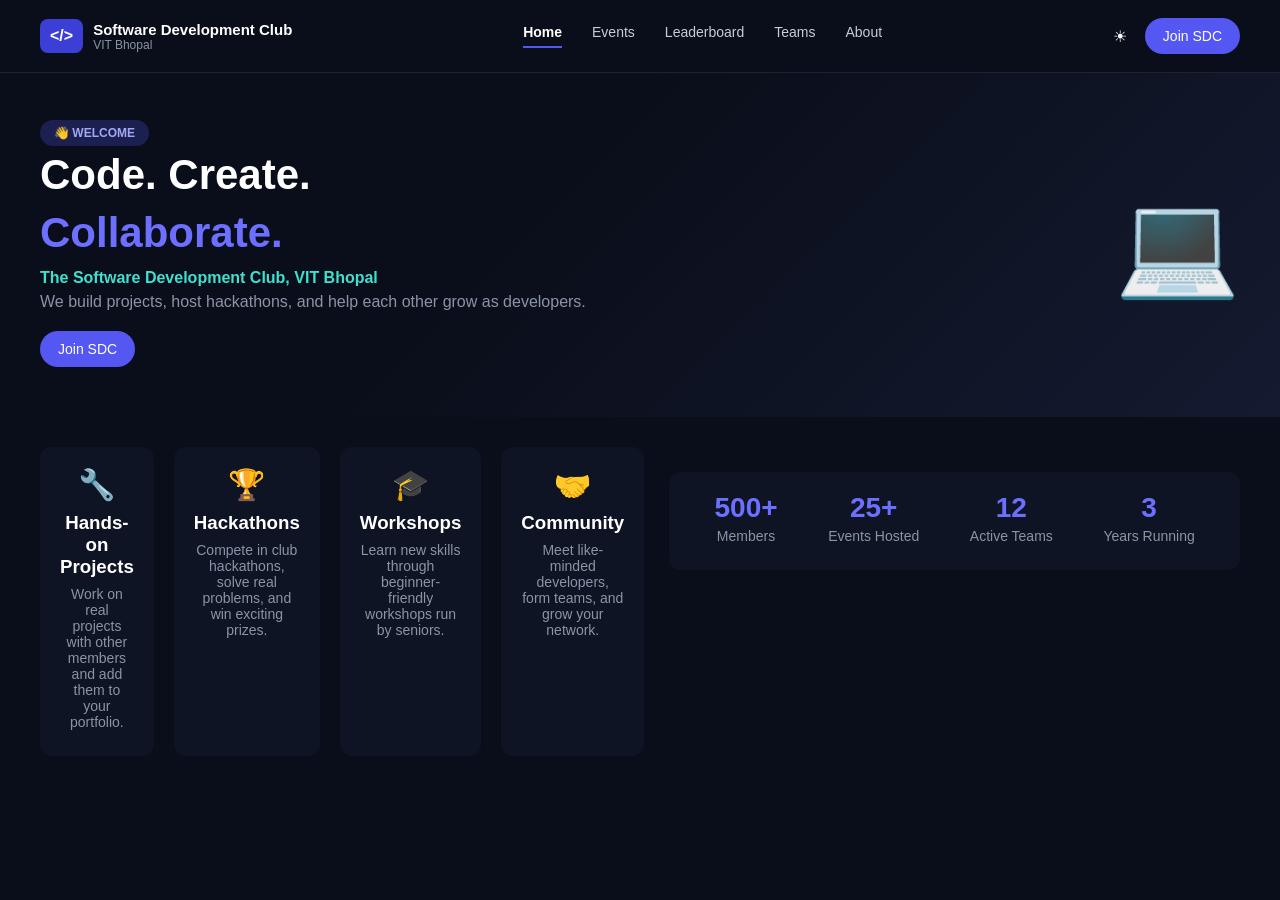
<file: index.html>
<!DOCTYPE html>
<html lang="en">
<head>
<meta charset="UTF-8">
<meta name="viewport" content="width=device-width, initial-scale=1.0">
<title>SDC - Home</title>
<link rel="stylesheet" href="style.css">
</head>
<body>

  <!-- ===== NAVBAR ===== -->
  <header class="navbar">
    <div class="logo-box">
      <div class="logo-icon">&lt;/&gt;</div>
      <div class="logo-text">
        <div class="logo-name">Software Development Club</div>
        <div class="logo-sub">VIT Bhopal</div>
      </div>
    </div>

    <nav class="nav-links">
      <a href="index.html" class="active">Home</a>
      <a href="events.html">Events</a>
      <a href="leaderboard.html">Leaderboard</a>
      <a href="teams.html">Teams</a>
      <a href="about.html">About</a>
    </nav>

    <div class="nav-right">
      <span class="theme-icon">&#9728;</span>
      <button class="join-btn">Join SDC</button>
    </div>
  </header>

  <!-- ===== HERO SECTION ===== -->
  <section class="hero">
    <div class="hero-left">
      <span class="badge">&#128075; WELCOME</span>
      <h1>Code. Create.</h1>
      <h1 class="highlight">Collaborate.</h1>
      <p class="tagline">The Software Development Club, VIT Bhopal</p>
      <p class="subtext">We build projects, host hackathons, and help each other grow as developers.</p>
      <button class="join-btn" style="margin-top:20px;">Join SDC</button>
    </div>
    <div class="hero-right">
      <div class="trophy">&#128187;</div>
    </div>
  </section>

  <!-- ===== FEATURES SECTION ===== -->
  <main class="content">
    <section class="feature-grid">

      <div class="card feature-card">
        <div class="feature-icon">&#128295;</div>
        <h3>Hands-on Projects</h3>
        <p>Work on real projects with other members and add them to your portfolio.</p>
      </div>

      <div class="card feature-card">
        <div class="feature-icon">&#127942;</div>
        <h3>Hackathons</h3>
        <p>Compete in club hackathons, solve real problems, and win exciting prizes.</p>
      </div>

      <div class="card feature-card">
        <div class="feature-icon">&#127891;</div>
        <h3>Workshops</h3>
        <p>Learn new skills through beginner-friendly workshops run by seniors.</p>
      </div>

      <div class="card feature-card">
        <div class="feature-icon">&#129309;</div>
        <h3>Community</h3>
        <p>Meet like-minded developers, form teams, and grow your network.</p>
      </div>

    </section>

    <!-- ===== STATS SECTION ===== -->
    <section class="stats-bar card">
      <div class="stat">
        <h2>500+</h2>
        <p>Members</p>
      </div>
      <div class="stat">
        <h2>25+</h2>
        <p>Events Hosted</p>
      </div>
      <div class="stat">
        <h2>12</h2>
        <p>Active Teams</p>
      </div>
      <div class="stat">
        <h2>3</h2>
        <p>Years Running</p>
      </div>
    </section>
  </main>

</body>
</html>
</file>
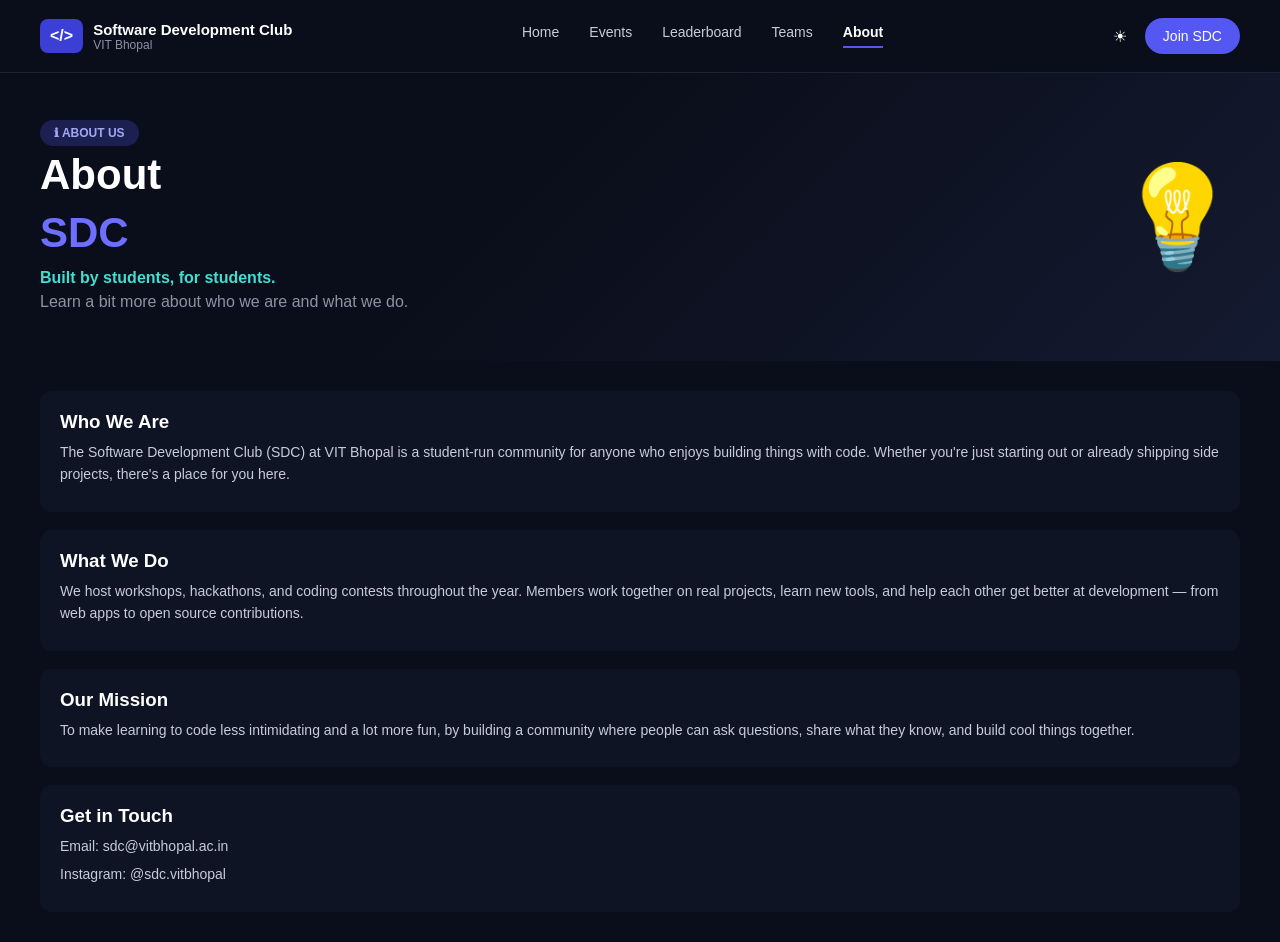
<file: about.html>
<!DOCTYPE html>
<html lang="en">
<head>
<meta charset="UTF-8">
<meta name="viewport" content="width=device-width, initial-scale=1.0">
<title>SDC - About</title>
<link rel="stylesheet" href="style.css">
</head>
<body>

  <!-- ===== NAVBAR ===== -->
  <header class="navbar">
    <div class="logo-box">
      <div class="logo-icon">&lt;/&gt;</div>
      <div class="logo-text">
        <div class="logo-name">Software Development Club</div>
        <div class="logo-sub">VIT Bhopal</div>
      </div>
    </div>

    <nav class="nav-links">
      <a href="index.html">Home</a>
      <a href="events.html">Events</a>
      <a href="leaderboard.html">Leaderboard</a>
      <a href="teams.html">Teams</a>
      <a href="about.html" class="active">About</a>
    </nav>

    <div class="nav-right">
      <span class="theme-icon">&#9728;</span>
      <button class="join-btn">Join SDC</button>
    </div>
  </header>

  <!-- ===== HERO SECTION ===== -->
  <section class="hero">
    <div class="hero-left">
      <span class="badge">&#8505; ABOUT US</span>
      <h1>About</h1>
      <h1 class="highlight">SDC</h1>
      <p class="tagline">Built by students, for students.</p>
      <p class="subtext">Learn a bit more about who we are and what we do.</p>
    </div>
    <div class="hero-right">
      <div class="trophy">&#128161;</div>
    </div>
  </section>

  <!-- ===== ABOUT CONTENT ===== -->
  <main class="content">
    <section class="about-column">

      <div class="card">
        <h3>Who We Are</h3>
        <p>The Software Development Club (SDC) at VIT Bhopal is a student-run community for anyone
          who enjoys building things with code. Whether you're just starting out or already
          shipping side projects, there's a place for you here.</p>
      </div>

      <div class="card">
        <h3>What We Do</h3>
        <p>We host workshops, hackathons, and coding contests throughout the year. Members work
          together on real projects, learn new tools, and help each other get better at
          development &mdash; from web apps to open source contributions.</p>
      </div>

      <div class="card">
        <h3>Our Mission</h3>
        <p>To make learning to code less intimidating and a lot more fun, by building a community
          where people can ask questions, share what they know, and build cool things together.</p>
      </div>

      <div class="card">
        <h3>Get in Touch</h3>
        <p>Email: sdc@vitbhopal.ac.in</p>
        <p>Instagram: @sdc.vitbhopal</p>
      </div>

    </section>
  </main>

</body>
</html>
</file>
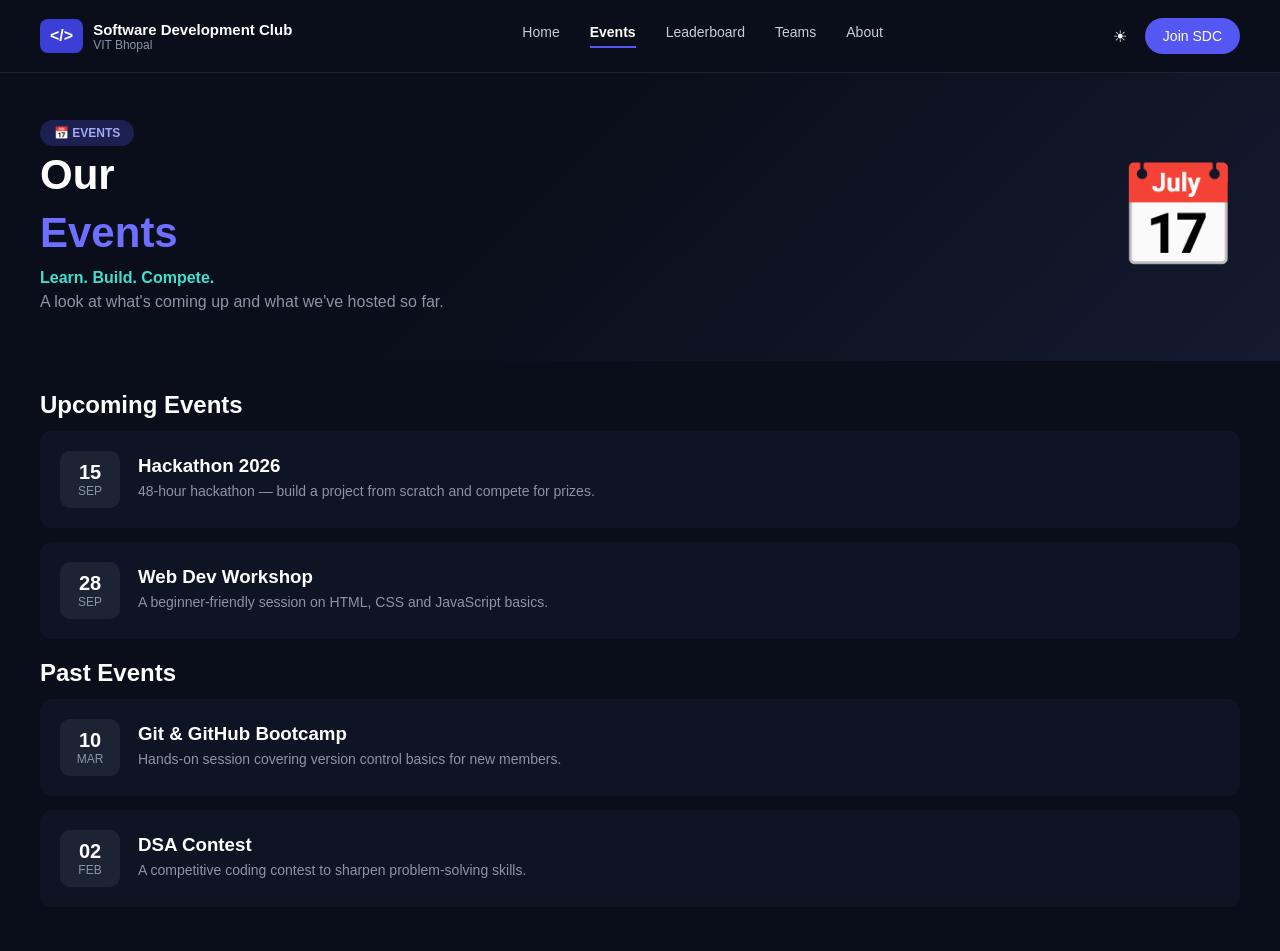
<file: events.html>
<!DOCTYPE html>
<html lang="en">
<head>
<meta charset="UTF-8">
<meta name="viewport" content="width=device-width, initial-scale=1.0">
<title>SDC - Events</title>
<link rel="stylesheet" href="style.css">
</head>
<body>

  <!-- ===== NAVBAR ===== -->
  <header class="navbar">
    <div class="logo-box">
      <div class="logo-icon">&lt;/&gt;</div>
      <div class="logo-text">
        <div class="logo-name">Software Development Club</div>
        <div class="logo-sub">VIT Bhopal</div>
      </div>
    </div>

    <nav class="nav-links">
      <a href="index.html">Home</a>
      <a href="events.html" class="active">Events</a>
      <a href="leaderboard.html">Leaderboard</a>
      <a href="teams.html">Teams</a>
      <a href="about.html">About</a>
    </nav>

    <div class="nav-right">
      <span class="theme-icon">&#9728;</span>
      <button class="join-btn">Join SDC</button>
    </div>
  </header>

  <!-- ===== HERO SECTION ===== -->
  <section class="hero">
    <div class="hero-left">
      <span class="badge">&#128197; EVENTS</span>
      <h1>Our</h1>
      <h1 class="highlight">Events</h1>
      <p class="tagline">Learn. Build. Compete.</p>
      <p class="subtext">A look at what's coming up and what we've hosted so far.</p>
    </div>
    <div class="hero-right">
      <div class="trophy">&#128197;</div>
    </div>
  </section>

  <!-- ===== EVENTS LIST ===== -->
  <main class="content">
    <section class="events-column">

      <h2 class="section-title">Upcoming Events</h2>

      <div class="card event-card">
        <div class="event-date">
          <div class="event-day">15</div>
          <div class="event-month">SEP</div>
        </div>
        <div class="event-info">
          <h3>Hackathon 2026</h3>
          <p>48-hour hackathon &mdash; build a project from scratch and compete for prizes.</p>
        </div>
      </div>

      <div class="card event-card">
        <div class="event-date">
          <div class="event-day">28</div>
          <div class="event-month">SEP</div>
        </div>
        <div class="event-info">
          <h3>Web Dev Workshop</h3>
          <p>A beginner-friendly session on HTML, CSS and JavaScript basics.</p>
        </div>
      </div>

      <h2 class="section-title">Past Events</h2>

      <div class="card event-card">
        <div class="event-date">
          <div class="event-day">10</div>
          <div class="event-month">MAR</div>
        </div>
        <div class="event-info">
          <h3>Git & GitHub Bootcamp</h3>
          <p>Hands-on session covering version control basics for new members.</p>
        </div>
      </div>

      <div class="card event-card">
        <div class="event-date">
          <div class="event-day">02</div>
          <div class="event-month">FEB</div>
        </div>
        <div class="event-info">
          <h3>DSA Contest</h3>
          <p>A competitive coding contest to sharpen problem-solving skills.</p>
        </div>
      </div>

    </section>
  </main>

</body>
</html>
</file>
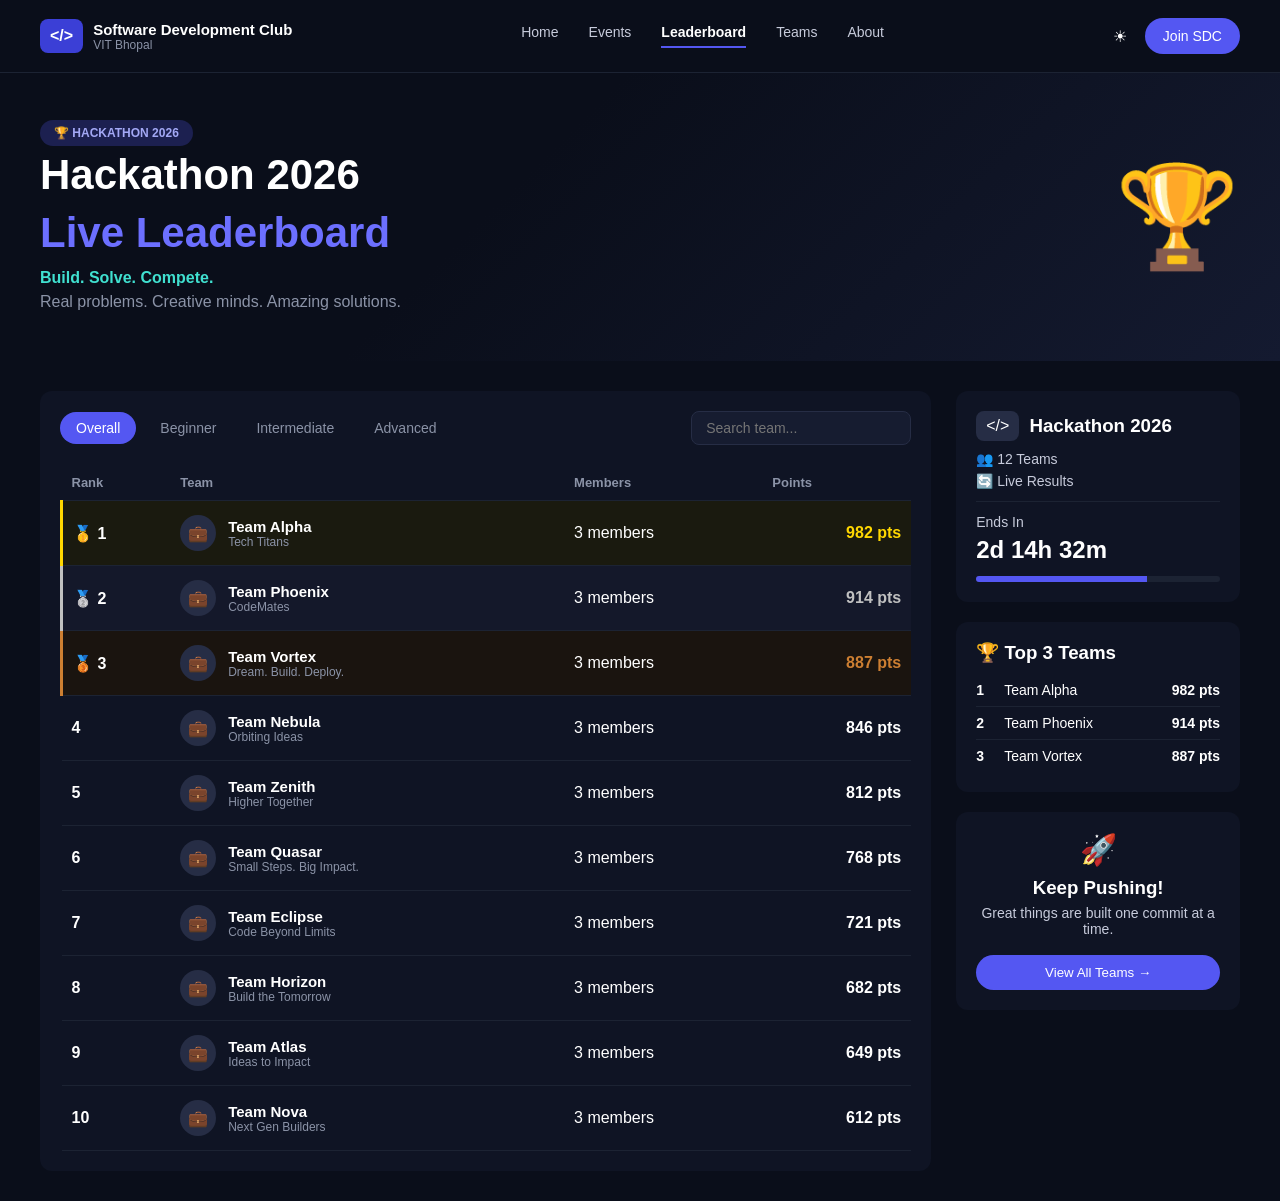
<file: leaderboard.html>
<!DOCTYPE html>
<html lang="en">
<head>
<meta charset="UTF-8">
<meta name="viewport" content="width=device-width, initial-scale=1.0">
<title>SDC - Hackathon 2026 Leaderboard</title>
<link rel="stylesheet" href="style.css">
</head>
<body>

  <!-- ===== NAVBAR ===== -->
  <header class="navbar">
    <div class="logo-box">
      <div class="logo-icon">&lt;/&gt;</div>
      <div class="logo-text">
        <div class="logo-name">Software Development Club</div>
        <div class="logo-sub">VIT Bhopal</div>
      </div>
    </div>

    <nav class="nav-links">
      <a href="index.html">Home</a>
      <a href="events.html">Events</a>
      <a href="leaderboard.html" class="active">Leaderboard</a>
      <a href="teams.html">Teams</a>
      <a href="about.html">About</a>
    </nav>

    <div class="nav-right">
      <span class="theme-icon">&#9728;</span>
      <button class="join-btn">Join SDC</button>
    </div>
  </header>

  <!-- ===== HERO SECTION ===== -->
  <section class="hero">
    <div class="hero-left">
      <span class="badge">&#127942; HACKATHON 2026</span>
      <h1>Hackathon 2026</h1>
      <h1 class="highlight">Live Leaderboard</h1>
      <p class="tagline">Build. Solve. Compete.</p>
      <p class="subtext">Real problems. Creative minds. Amazing solutions.</p>
    </div>
    <div class="hero-right">
      <div class="trophy">&#127942;</div>
    </div>
  </section>

  <!-- ===== MAIN CONTENT ===== -->
  <main class="content">

    <!-- LEFT: LEADERBOARD -->
    <section class="leaderboard">

      <div class="filter-bar">
        <div class="tabs">
          <button class="tab active" data-filter="Overall">Overall</button>
          <button class="tab" data-filter="Beginner">Beginner</button>
          <button class="tab" data-filter="Intermediate">Intermediate</button>
          <button class="tab" data-filter="Advanced">Advanced</button>
        </div>
        <input type="text" id="searchInput" class="search-box" placeholder="Search team...">
      </div>

      <table class="team-table">
        <thead>
          <tr>
            <th>Rank</th>
            <th>Team</th>
            <th>Members</th>
            <th class="points-col">Points</th>
          </tr>
        </thead>
        <tbody id="tableBody">
          <!-- Rows are inserted here by JavaScript -->
        </tbody>
      </table>

    </section>

    <!-- RIGHT: SIDEBAR -->
    <aside class="sidebar">

      <div class="card">
        <div class="card-title">
          <span class="card-icon">&lt;/&gt;</span>
          <h3>Hackathon 2026</h3>
        </div>
        <p>&#128101; 12 Teams</p>
        <p>&#128260; Live Results</p>
        <hr>
        <p>Ends In</p>
        <h2 id="countdown">2d 14h 32m</h2>
        <div class="progress-bar"><div class="progress-fill"></div></div>
      </div>

      <div class="card">
        <h3>&#127942; Top 3 Teams</h3>
        <ol id="topThree" class="top-three-list"></ol>
      </div>

      <div class="card cta-card">
        <div class="rocket">&#128640;</div>
        <h3>Keep Pushing!</h3>
        <p>Great things are built one commit at a time.</p>
        <button class="view-btn">View All Teams &rarr;</button>
      </div>

    </aside>

  </main>

  <script src="leaderboard.js"></script>
</body>
</html>
</file>
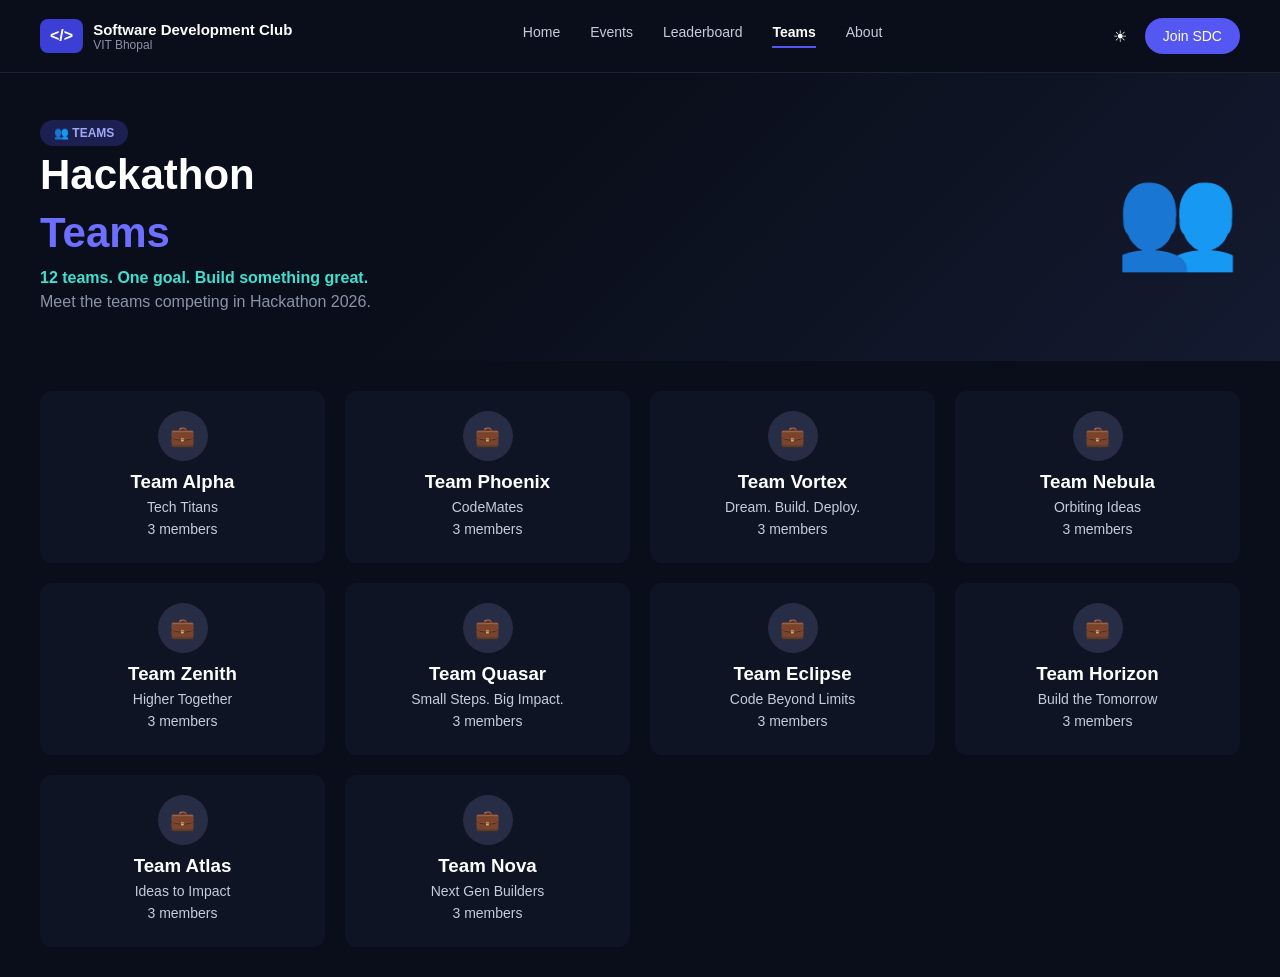
<file: teams.html>
<!DOCTYPE html>
<html lang="en">
<head>
<meta charset="UTF-8">
<meta name="viewport" content="width=device-width, initial-scale=1.0">
<title>SDC - Teams</title>
<link rel="stylesheet" href="style.css">
</head>
<body>

  <!-- ===== NAVBAR ===== -->
  <header class="navbar">
    <div class="logo-box">
      <div class="logo-icon">&lt;/&gt;</div>
      <div class="logo-text">
        <div class="logo-name">Software Development Club</div>
        <div class="logo-sub">VIT Bhopal</div>
      </div>
    </div>

    <nav class="nav-links">
      <a href="index.html">Home</a>
      <a href="events.html">Events</a>
      <a href="leaderboard.html">Leaderboard</a>
      <a href="teams.html" class="active">Teams</a>
      <a href="about.html">About</a>
    </nav>

    <div class="nav-right">
      <span class="theme-icon">&#9728;</span>
      <button class="join-btn">Join SDC</button>
    </div>
  </header>

  <!-- ===== HERO SECTION ===== -->
  <section class="hero">
    <div class="hero-left">
      <span class="badge">&#128101; TEAMS</span>
      <h1>Hackathon</h1>
      <h1 class="highlight">Teams</h1>
      <p class="tagline">12 teams. One goal. Build something great.</p>
      <p class="subtext">Meet the teams competing in Hackathon 2026.</p>
    </div>
    <div class="hero-right">
      <div class="trophy">&#128101;</div>
    </div>
  </section>

  <!-- ===== TEAMS GRID ===== -->
  <main class="content">
    <section id="teamsGrid" class="teams-grid">
      <!-- Team cards are inserted here by JavaScript -->
    </section>
  </main>

  <script src="teams.js"></script>
</body>
</html>
</file>
<file: style.css>
/* ============ BASIC RESET ============ */
* {
  margin: 0;
  padding: 0;
  box-sizing: border-box;
  font-family: 'Segoe UI', Arial, sans-serif;
}

body {
  background-color: #0a0e1a;
  color: #ffffff;
}

/* ============ NAVBAR ============ */
.navbar {
  display: flex;
  align-items: center;
  justify-content: space-between;
  padding: 18px 40px;
  background-color: #0a0e1a;
  border-bottom: 1px solid #1c2333;
}

.logo-box {
  display: flex;
  align-items: center;
  gap: 10px;
}

.logo-icon {
  background-color: #3b3fd6;
  color: white;
  font-weight: bold;
  padding: 8px 10px;
  border-radius: 8px;
}

.logo-name {
  font-weight: bold;
  font-size: 15px;
}

.logo-sub {
  font-size: 12px;
  color: #8b93a7;
}

.nav-links {
  display: flex;
  gap: 30px;
}

.nav-links a {
  color: #c7cbdb;
  text-decoration: none;
  font-size: 14px;
  padding-bottom: 6px;
}

.nav-links a.active {
  color: #ffffff;
  font-weight: bold;
  border-bottom: 2px solid #5457f2;
}

/* hover effect for nav links (skip the currently active one) */
.nav-links a:hover:not(.active) {
  color: #ffffff;
}

.nav-right {
  display: flex;
  align-items: center;
  gap: 18px;
}

.theme-icon {
  cursor: pointer;
}

.join-btn {
  background-color: #5457f2;
  color: white;
  border: none;
  padding: 10px 18px;
  border-radius: 20px;
  cursor: pointer;
  font-size: 14px;
  transition: opacity 0.2s ease;
}

/* mouse hover = a little transparent */
.join-btn:hover {
  opacity: 0.8;
}

/* ============ HERO SECTION ============ */
.hero {
  display: flex;
  justify-content: space-between;
  align-items: center;
  padding: 50px 40px;
  background: linear-gradient(135deg, #0a0e1a 40%, #141a30);
  position: relative;
  overflow: hidden;
}

.badge {
  background-color: #1c2050;
  color: #a3a8f5;
  padding: 6px 14px;
  border-radius: 20px;
  font-size: 12px;
  font-weight: bold;
}

.hero h1 {
  font-size: 42px;
  margin-top: 10px;
}

.highlight {
  color: #6c6fff;
}

.tagline {
  color: #40e0d0;
  margin-top: 12px;
  font-weight: bold;
}

.subtext {
  color: #8b93a7;
  margin-top: 6px;
}

.trophy {
  font-size: 100px;
}

/* ============ MAIN CONTENT LAYOUT ============ */
.content {
  display: flex;
  gap: 25px;
  padding: 30px 40px;
  align-items: flex-start;
}

.leaderboard {
  flex: 3;
  background-color: #0f1424;
  border-radius: 12px;
  padding: 20px;
}

.sidebar {
  flex: 1;
  display: flex;
  flex-direction: column;
  gap: 20px;
}

/* ============ FILTER BAR ============ */
.filter-bar {
  display: flex;
  justify-content: space-between;
  align-items: center;
  margin-bottom: 20px;
  flex-wrap: wrap;
  gap: 10px;
}

.tabs {
  display: flex;
  gap: 8px;
}

.tab {
  background-color: transparent;
  color: #8b93a7;
  border: none;
  padding: 8px 16px;
  border-radius: 20px;
  cursor: pointer;
  font-size: 14px;
  transition: background-color 0.2s ease, opacity 0.2s ease;
}

.tab.active {
  background-color: #5457f2;
  color: white;
}

/* hover on a tab that is NOT already selected */
.tab:not(.active):hover {
  background-color: #1c2333;
  color: #ffffff;
}

/* hover on the tab that IS already selected -> goes a little transparent */
.tab.active:hover {
  opacity: 0.8;
}

.search-box {
  background-color: #161c30;
  border: 1px solid #262d45;
  color: white;
  padding: 8px 14px;
  border-radius: 8px;
  font-size: 14px;
  width: 220px;
  transition: border-color 0.2s ease;
}

.search-box:hover,
.search-box:focus {
  border-color: #5457f2;
  outline: none;
}

/* ============ TABLE ============ */
.team-table {
  width: 100%;
  border-collapse: collapse;
}

.team-table th {
  text-align: left;
  color: #8b93a7;
  font-size: 13px;
  padding: 10px;
  border-bottom: 1px solid #1c2333;
}

.team-table td {
  padding: 14px 10px;
  border-bottom: 1px solid #1c2333;
  vertical-align: middle;
}

.points-col {
  text-align: right;
}

.rank-cell {
  display: flex;
  align-items: center;
  gap: 6px;
  font-weight: bold;
}

.team-cell {
  display: flex;
  align-items: center;
  gap: 12px;
}

.team-icon {
  width: 36px;
  height: 36px;
  border-radius: 50%;
  background-color: #262d45;
  display: flex;
  align-items: center;
  justify-content: center;
}

.team-name {
  font-weight: bold;
  font-size: 15px;
}

.team-slogan {
  font-size: 12px;
  color: #8b93a7;
}

.points {
  text-align: right;
  font-weight: bold;
  font-size: 16px;
}

/* top 3 rows get a highlighted background + colored left border */
.rank-1 { background-color: #1a1a0f; border-left: 3px solid gold; }
.rank-2 { background-color: #14182a; border-left: 3px solid silver; }
.rank-3 { background-color: #1a140f; border-left: 3px solid #cd7f32; }

.rank-1 .points { color: gold; }
.rank-2 .points { color: silver; }
.rank-3 .points { color: #cd7f32; }

/* ============ SIDEBAR CARDS ============ */
.card {
  background-color: #0f1424;
  border-radius: 12px;
  padding: 20px;
}

.card-title {
  display: flex;
  align-items: center;
  gap: 10px;
  margin-bottom: 10px;
}

.card-icon {
  background-color: #262d45;
  padding: 6px 10px;
  border-radius: 8px;
}

.card p {
  color: #c7cbdb;
  font-size: 14px;
  margin: 6px 0;
}

.card hr {
  border: none;
  border-top: 1px solid #1c2333;
  margin: 12px 0;
}

.progress-bar {
  background-color: #1c2333;
  border-radius: 10px;
  height: 6px;
  margin-top: 12px;
  overflow: hidden;
}

.progress-fill {
  background-color: #5457f2;
  height: 100%;
  width: 70%;
}

/* Top 3 list inside sidebar */
.top-three-list {
  list-style: none;
  margin-top: 10px;
}

.top-three-list li {
  display: flex;
  align-items: center;
  gap: 10px;
  padding: 8px 0;
  border-bottom: 1px solid #1c2333;
  font-size: 14px;
}

.top-three-list li:last-child {
  border-bottom: none;
}

.top-three-list .medal {
  font-weight: bold;
  width: 18px;
}

.top-three-list .pts {
  margin-left: auto;
  font-weight: bold;
}

/* CTA card */
.cta-card {
  text-align: center;
}

.rocket {
  font-size: 30px;
  margin-bottom: 10px;
}

.view-btn {
  background-color: #5457f2;
  color: white;
  border: none;
  padding: 10px 16px;
  border-radius: 20px;
  cursor: pointer;
  margin-top: 12px;
  width: 100%;
  transition: opacity 0.2s ease;
}

.view-btn:hover {
  opacity: 0.8;
}

/* ============ HOME PAGE: FEATURES ============ */
.feature-grid {
  display: grid;
  grid-template-columns: repeat(4, 1fr);
  gap: 20px;
  width: 100%;
}

.feature-card {
  text-align: center;
  transition: transform 0.2s ease, background-color 0.2s ease;
}

.feature-card:hover {
  transform: translateY(-4px);
  background-color: #141a30;
}

.feature-icon {
  font-size: 30px;
  margin-bottom: 10px;
}

.feature-card h3 {
  margin-bottom: 8px;
}

.feature-card p {
  color: #8b93a7;
  font-size: 14px;
}

/* ============ HOME PAGE: STATS BAR ============ */
.stats-bar {
  display: flex;
  justify-content: space-around;
  width: 100%;
  margin-top: 25px;
  text-align: center;
}

.stat h2 {
  color: #6c6fff;
  font-size: 28px;
}

.stat p {
  color: #8b93a7;
  font-size: 14px;
  margin-top: 4px;
}

/* ============ EVENTS PAGE ============ */
.events-column {
  width: 100%;
}

.section-title {
  margin: 20px 0 12px 0;
}

.section-title:first-child {
  margin-top: 0;
}

.event-card {
  display: flex;
  align-items: center;
  gap: 18px;
  margin-bottom: 14px;
  transition: transform 0.2s ease, background-color 0.2s ease;
}

.event-card:hover {
  transform: translateY(-2px);
  background-color: #141a30;
}

.event-date {
  background-color: #1c2333;
  border-radius: 10px;
  padding: 10px 16px;
  text-align: center;
  min-width: 60px;
}

.event-day {
  font-size: 20px;
  font-weight: bold;
}

.event-month {
  font-size: 12px;
  color: #8b93a7;
}

.event-info h3 {
  margin-bottom: 4px;
}

.event-info p {
  color: #8b93a7;
  font-size: 14px;
}

/* ============ TEAMS PAGE ============ */
.teams-grid {
  display: grid;
  grid-template-columns: repeat(4, 1fr);
  gap: 20px;
  width: 100%;
}

.team-grid-card {
  text-align: center;
  transition: transform 0.2s ease, background-color 0.2s ease;
}

.team-grid-card:hover {
  transform: translateY(-4px);
  background-color: #141a30;
}

.team-grid-card .team-icon {
  width: 50px;
  height: 50px;
  margin: 0 auto 10px auto;
  font-size: 20px;
}

.team-grid-card h3 {
  margin-bottom: 4px;
}

/* ============ ABOUT PAGE ============ */
.about-column {
  width: 100%;
  display: flex;
  flex-direction: column;
  gap: 18px;
}

.about-column h3 {
  margin-bottom: 8px;
}

.about-column p {
  color: #c7cbdb;
  font-size: 14px;
  line-height: 1.6;
}

/* ============ RESPONSIVE ============ */
@media (max-width: 900px) {
  .content {
    flex-direction: column;
  }
  .nav-links {
    display: none;
  }
  .feature-grid,
  .teams-grid {
    grid-template-columns: repeat(2, 1fr);
  }
  .stats-bar {
    flex-wrap: wrap;
    gap: 20px;
  }
}
</file>
